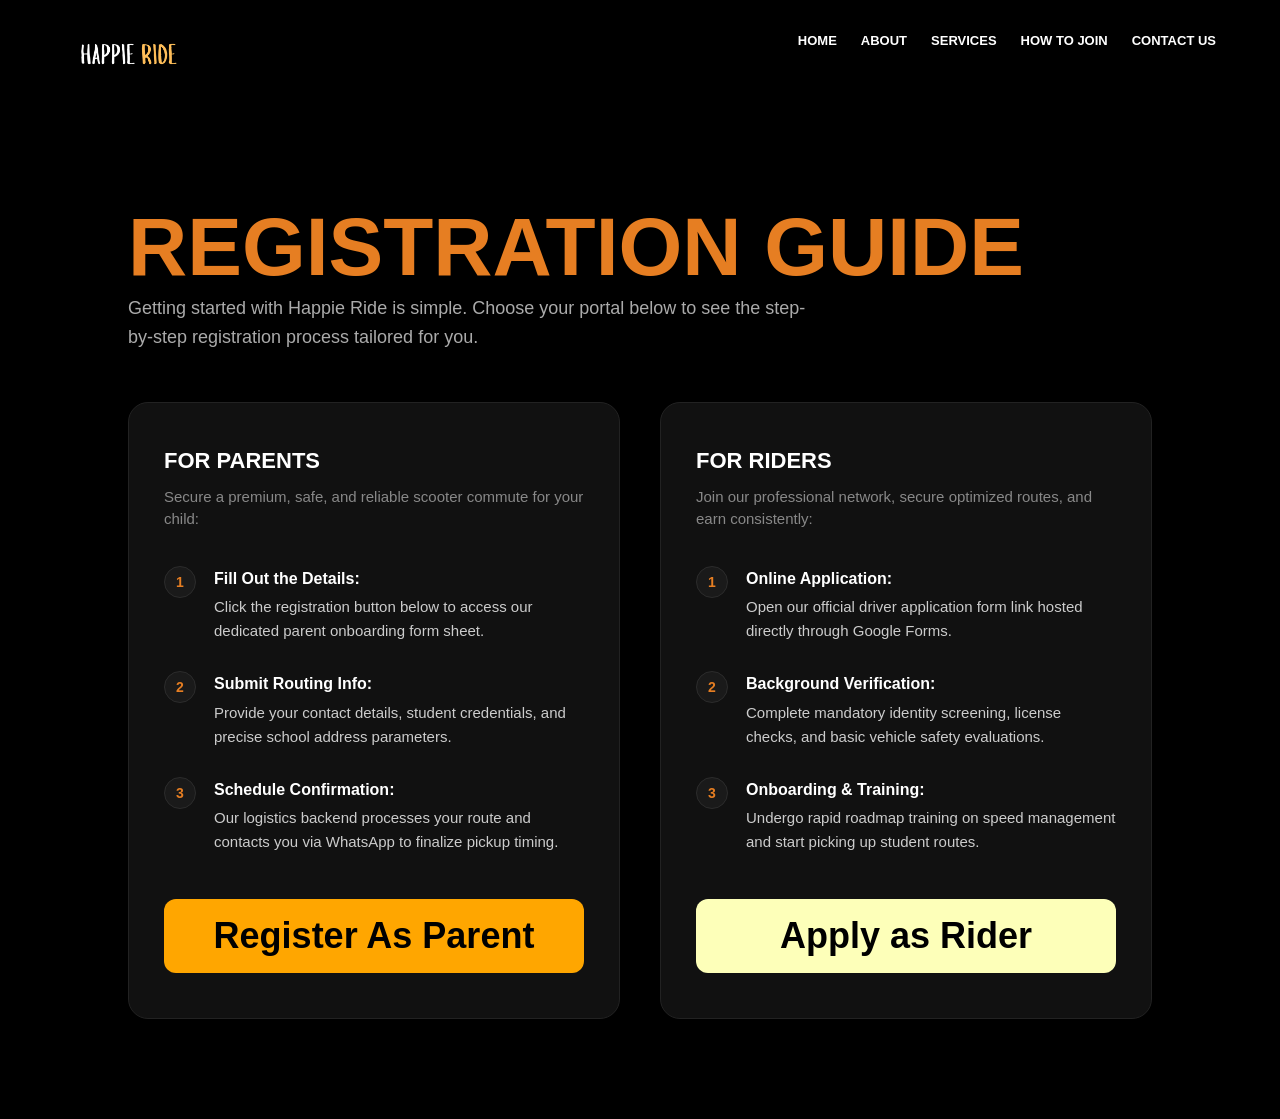
<file: howtojoin.html>
<!DOCTYPE html>
<html lang="en">

<head>
    <meta charset="UTF-8">
    <meta name="viewport" content="width=device-width, initial-scale=1.0">
    <title>How to Join | Happie Ride</title>
    <link rel="stylesheet" href="style.css">
</head>

<body>

    <div class="blur-overlay"></div>

    <header class="top-bar">
        <div class="logo-container">
            <img src="HAPPIE RIDE (1)-Photoroom.png" alt="Happie Ride" class="main-logo">
        </div>
        <button class="menu-toggle" onclick="toggleMenu()" aria-label="Toggle Navigation"
            aria-expanded="false">☰</button>
        <ul class="nav-links" id="navLinks">
            <li><a href="index.html">Home</a></li>
            <li><a href="about.html">About</a></li>
            <li><a href="services.html">Services</a></li>
            <li><a href="howtojoin.html">How to Join</a></li>
            <li><a href="index.html#contact-footer">Contact Us</a></li>
        </ul>
    </header>

    <main id="main-content">

        <section class="join-guide-container">
            <h2 class="impact-text size-lg">Registration Guide</h2>
            <p class="join-intro-text">Getting started with Happie Ride is simple. Choose your portal below to see the
                step-by-step registration process tailored for you.</p>

            <div class="join-grid-layout">

                <div class="join-guide-card parent-card-theme">
                    <h3 class="impact-text size-sm guide-card-title">For Parents</h3>
                    <p class="guide-subtitle">Secure a premium, safe, and reliable scooter commute for your child:</p>

                    <ol class="registration-steps-list">
                        <li>
                            <span class="step-number">1</span>
                            <div class="step-text-content">
                                <strong>Fill Out the Details:</strong> Click the registration button below to access our
                                dedicated parent onboarding form sheet.
                            </div>
                        </li>
                        <li>
                            <span class="step-number">2</span>
                            <div class="step-text-content">
                                <strong>Submit Routing Info:</strong> Provide your contact details, student credentials,
                                and precise school address parameters.
                            </div>
                        </li>
                        <li>
                            <span class="step-number">3</span>
                            <div class="step-text-content">
                                <strong>Schedule Confirmation:</strong> Our logistics backend processes your route and
                                contacts you via WhatsApp to finalize pickup timing.
                            </div>
                        </li>
                    </ol>

                    <div class="guide-action-block">
                        <a href="https://docs.google.com/forms/d/e/1FAIpQLScy1mimZNe8HKUfYmpjz54pJ1XOfRjp6dLf7bQqseb46uCbcw/viewform?usp=header"
                            class="btn parent-btn">Register As Parent</a>
                    </div>
                </div>

                <div class="join-guide-card rider-card-theme">
                    <h3 class="impact-text size-sm guide-card-title">For Riders</h3>
                    <p class="guide-subtitle">Join our professional network, secure optimized routes, and earn
                        consistently:</p>

                    <ol class="registration-steps-list">
                        <li>
                            <span class="step-number">1</span>
                            <div class="step-text-content">
                                <strong>Online Application:</strong> Open our official driver application form link
                                hosted directly through Google Forms.
                            </div>
                        </li>
                        <li>
                            <span class="step-number">2</span>
                            <div class="step-text-content">
                                <strong>Background Verification:</strong> Complete mandatory identity screening, license
                                checks, and basic vehicle safety evaluations.
                            </div>
                        </li>
                        <li>
                            <span class="step-number">3</span>
                            <div class="step-text-content">
                                <strong>Onboarding & Training:</strong> Undergo rapid roadmap training on speed
                                management and start picking up student routes.
                            </div>
                        </li>
                    </ol>

                    <div class="guide-action-block">
                        <a href="https://docs.google.com/forms/d/e/1FAIpQLScxYKpmgmwYWfAXRPGvwGN66NkheVwvE3vnoVW8nSBZlDpSGA/viewform?usp=publish-editor"
                            target="_blank" class="btn rider-btn">Apply as Rider</a>
                    </div>
                </div>

            </div>

        </section>
    </main>

    <script src="script.js"></script>
</body>

</html>
</file>
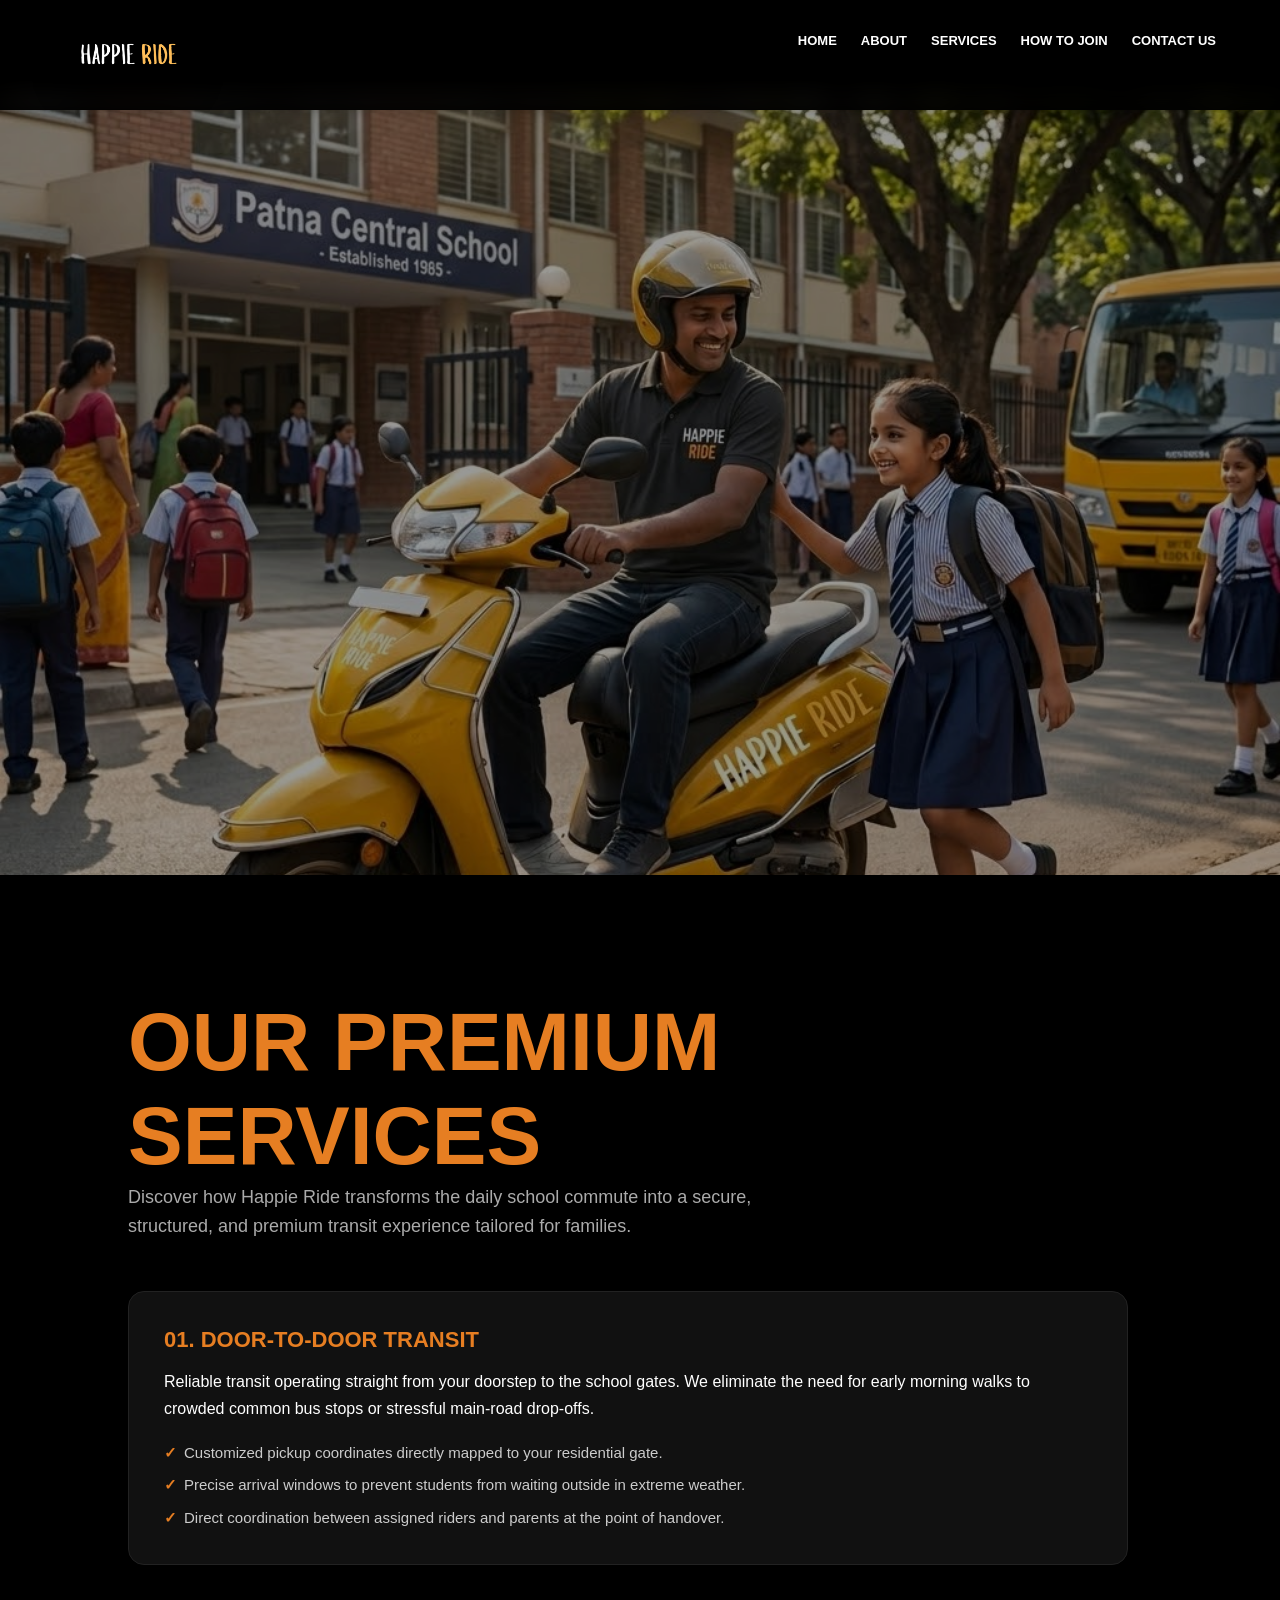
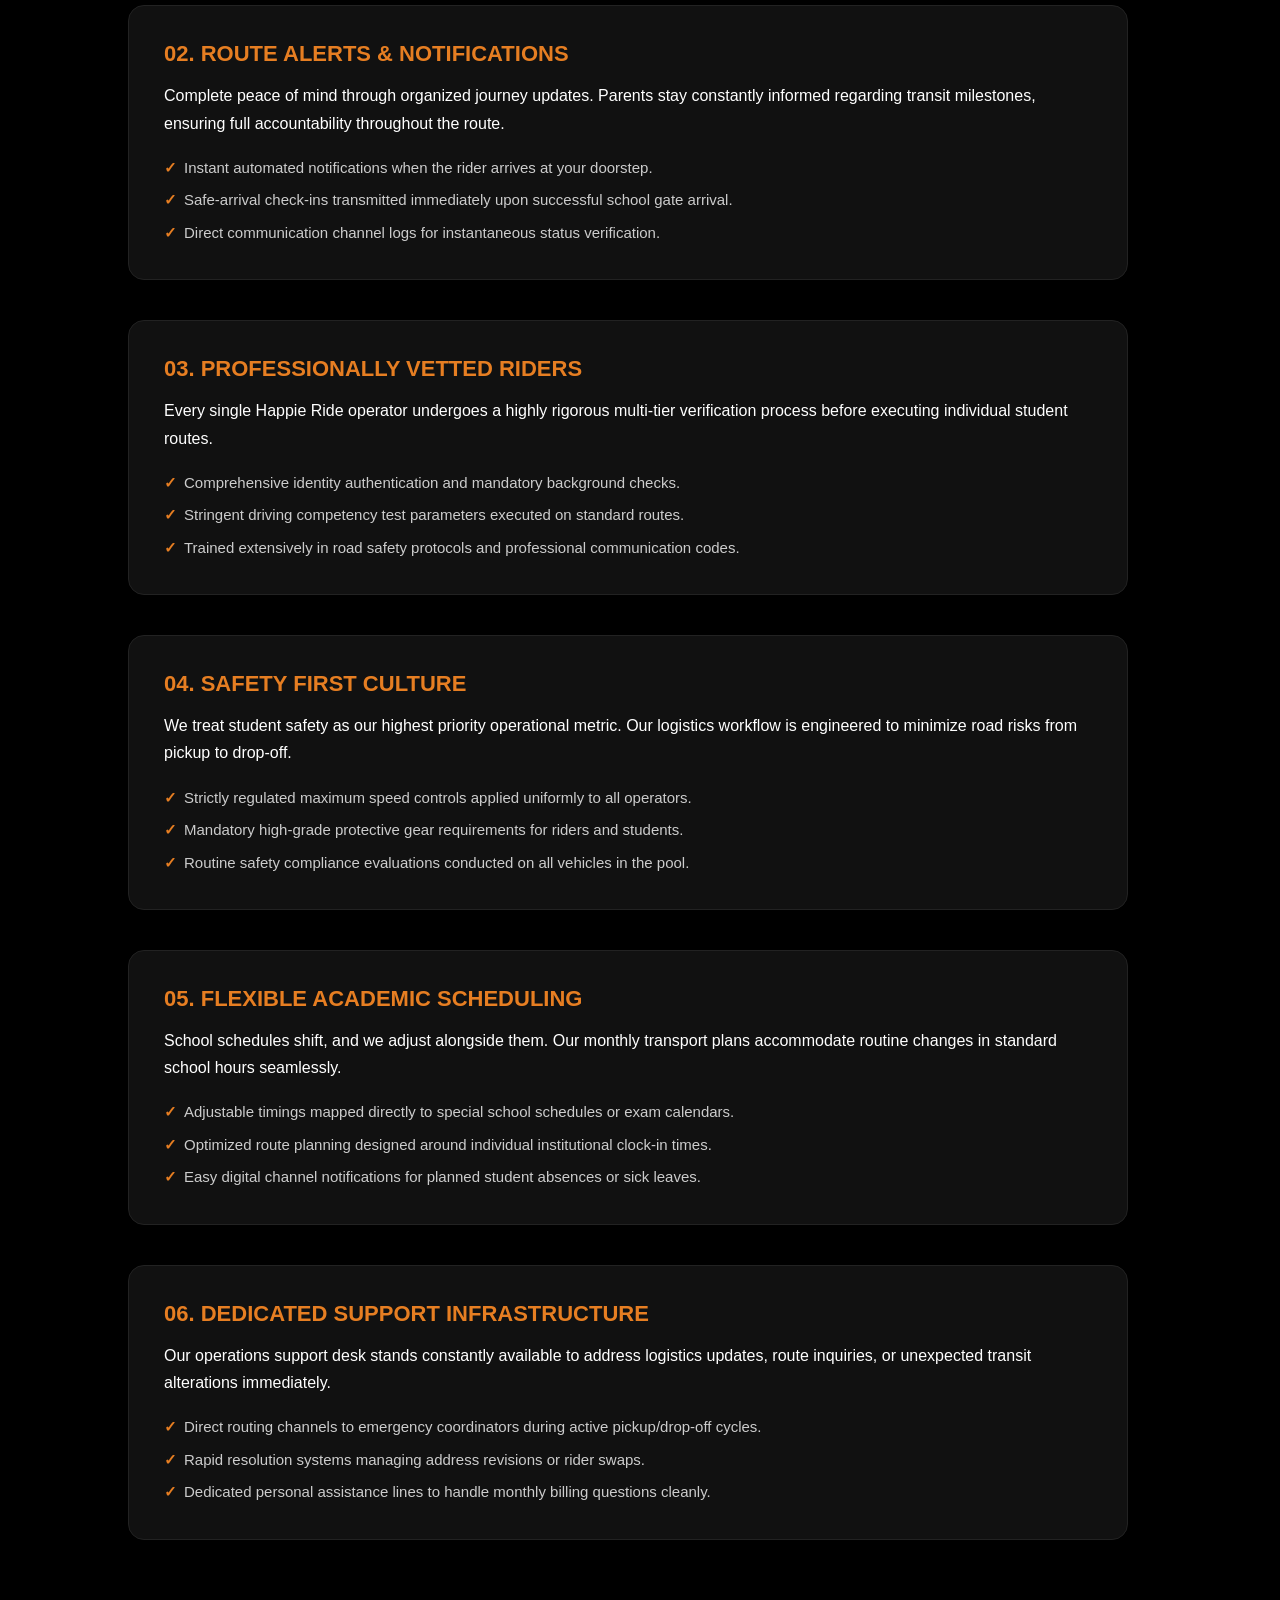
<file: services.html>
<!DOCTYPE html>
<html lang="en">

<head>
    <meta charset="UTF-8">
    <meta name="viewport" content="width=device-width, initial-scale=1.0">
    <title>Our Services | Happie Ride</title>
    <link rel="stylesheet" href="style.css">
</head>

<body>

    <div class="blur-overlay"></div>

    <header class="top-bar">
        <div class="logo-container">
            <img src="HAPPIE RIDE (1)-Photoroom.png" alt="Happie Ride" class="main-logo">
        </div>
        <button class="menu-toggle" onclick="toggleMenu()" aria-label="Toggle Navigation"
            aria-expanded="false">☰</button>
        <ul class="nav-links" id="navLinks">
            <li><a href="index.html">Home</a></li>
            <li><a href="about.html">About</a></li>
            <li><a href="services.html">Services</a></li>
            <li><a href="howtojoin.html">How to Join</a></li>
            <li><a href="index.html#contact-footer">Contact Us</a></li>
        </ul>
    </header>

    <main id="main-content">
        <div class="hero-image">
            <img src="767b2af9-0e61-4d38-94dd-2fdeff541975.jpg"
                alt="Happy Ride Banner" class="full-screen-banner">
        </div>
        <section class="services-detail-container">
            <h2 class="impact-text size-lg">Our Premium Services</h2>
            <p class="services-intro-text">Discover how Happie Ride transforms the daily school commute into a secure,
                structured, and premium transit experience tailored for families.</p>

            <div class="services-detailed-list">

                <div class="service-detail-card">
                    <h3 class="impact-text size-sm service-card-title">01. Door-to-Door Transit</h3>
                    <p class="service-detail-description">Reliable transit operating straight from your doorstep to the
                        school gates. We eliminate the need for early morning walks to crowded common bus stops or
                        stressful main-road drop-offs.</p>
                    <ul class="service-feature-points">
                        <li>Customized pickup coordinates directly mapped to your residential gate.</li>
                        <li>Precise arrival windows to prevent students from waiting outside in extreme weather.</li>
                        <li>Direct coordination between assigned riders and parents at the point of handover.</li>
                    </ul>
                </div>

                <div class="service-detail-card">
                    <h3 class="impact-text size-sm service-card-title">02. Route Alerts & Notifications</h3>
                    <p class="service-detail-description">Complete peace of mind through organized journey updates.
                        Parents stay constantly informed regarding transit milestones, ensuring full accountability
                        throughout the route.</p>
                    <ul class="service-feature-points">
                        <li>Instant automated notifications when the rider arrives at your doorstep.</li>
                        <li>Safe-arrival check-ins transmitted immediately upon successful school gate arrival.</li>
                        <li>Direct communication channel logs for instantaneous status verification.</li>
                    </ul>
                </div>

                <div class="service-detail-card">
                    <h3 class="impact-text size-sm service-card-title">03. Professionally Vetted Riders</h3>
                    <p class="service-detail-description">Every single Happie Ride operator undergoes a highly rigorous
                        multi-tier verification process before executing individual student routes.</p>
                    <ul class="service-feature-points">
                        <li>Comprehensive identity authentication and mandatory background checks.</li>
                        <li>Stringent driving competency test parameters executed on standard routes.</li>
                        <li>Trained extensively in road safety protocols and professional communication codes.</li>
                    </ul>
                </div>

                <div class="service-detail-card">
                    <h3 class="impact-text size-sm service-card-title">04. Safety First Culture</h3>
                    <p class="service-detail-description">We treat student safety as our highest priority operational
                        metric. Our logistics workflow is engineered to minimize road risks from pickup to drop-off.</p>
                    <ul class="service-feature-points">
                        <li>Strictly regulated maximum speed controls applied uniformly to all operators.</li>
                        <li>Mandatory high-grade protective gear requirements for riders and students.</li>
                        <li>Routine safety compliance evaluations conducted on all vehicles in the pool.</li>
                    </ul>
                </div>

                <div class="service-detail-card">
                    <h3 class="impact-text size-sm service-card-title">05. Flexible Academic Scheduling</h3>
                    <p class="service-detail-description">School schedules shift, and we adjust alongside them. Our
                        monthly transport plans accommodate routine changes in standard school hours seamlessly.</p>
                    <ul class="service-feature-points">
                        <li>Adjustable timings mapped directly to special school schedules or exam calendars.</li>
                        <li>Optimized route planning designed around individual institutional clock-in times.</li>
                        <li>Easy digital channel notifications for planned student absences or sick leaves.</li>
                    </ul>
                </div>

                <div class="service-detail-card">
                    <h3 class="impact-text size-sm service-card-title">06. Dedicated Support Infrastructure</h3>
                    <p class="service-detail-description">Our operations support desk stands constantly available to
                        address logistics updates, route inquiries, or unexpected transit alterations immediately.</p>
                    <ul class="service-feature-points">
                        <li>Direct routing channels to emergency coordinators during active pickup/drop-off cycles.</li>
                        <li>Rapid resolution systems managing address revisions or rider swaps.</li>
                        <li>Dedicated personal assistance lines to handle monthly billing questions cleanly.</li>
                    </ul>
                </div>

            </div>
        </section>
    </main>

    <script src="script.js"></script>
</body>

</html>
</file>
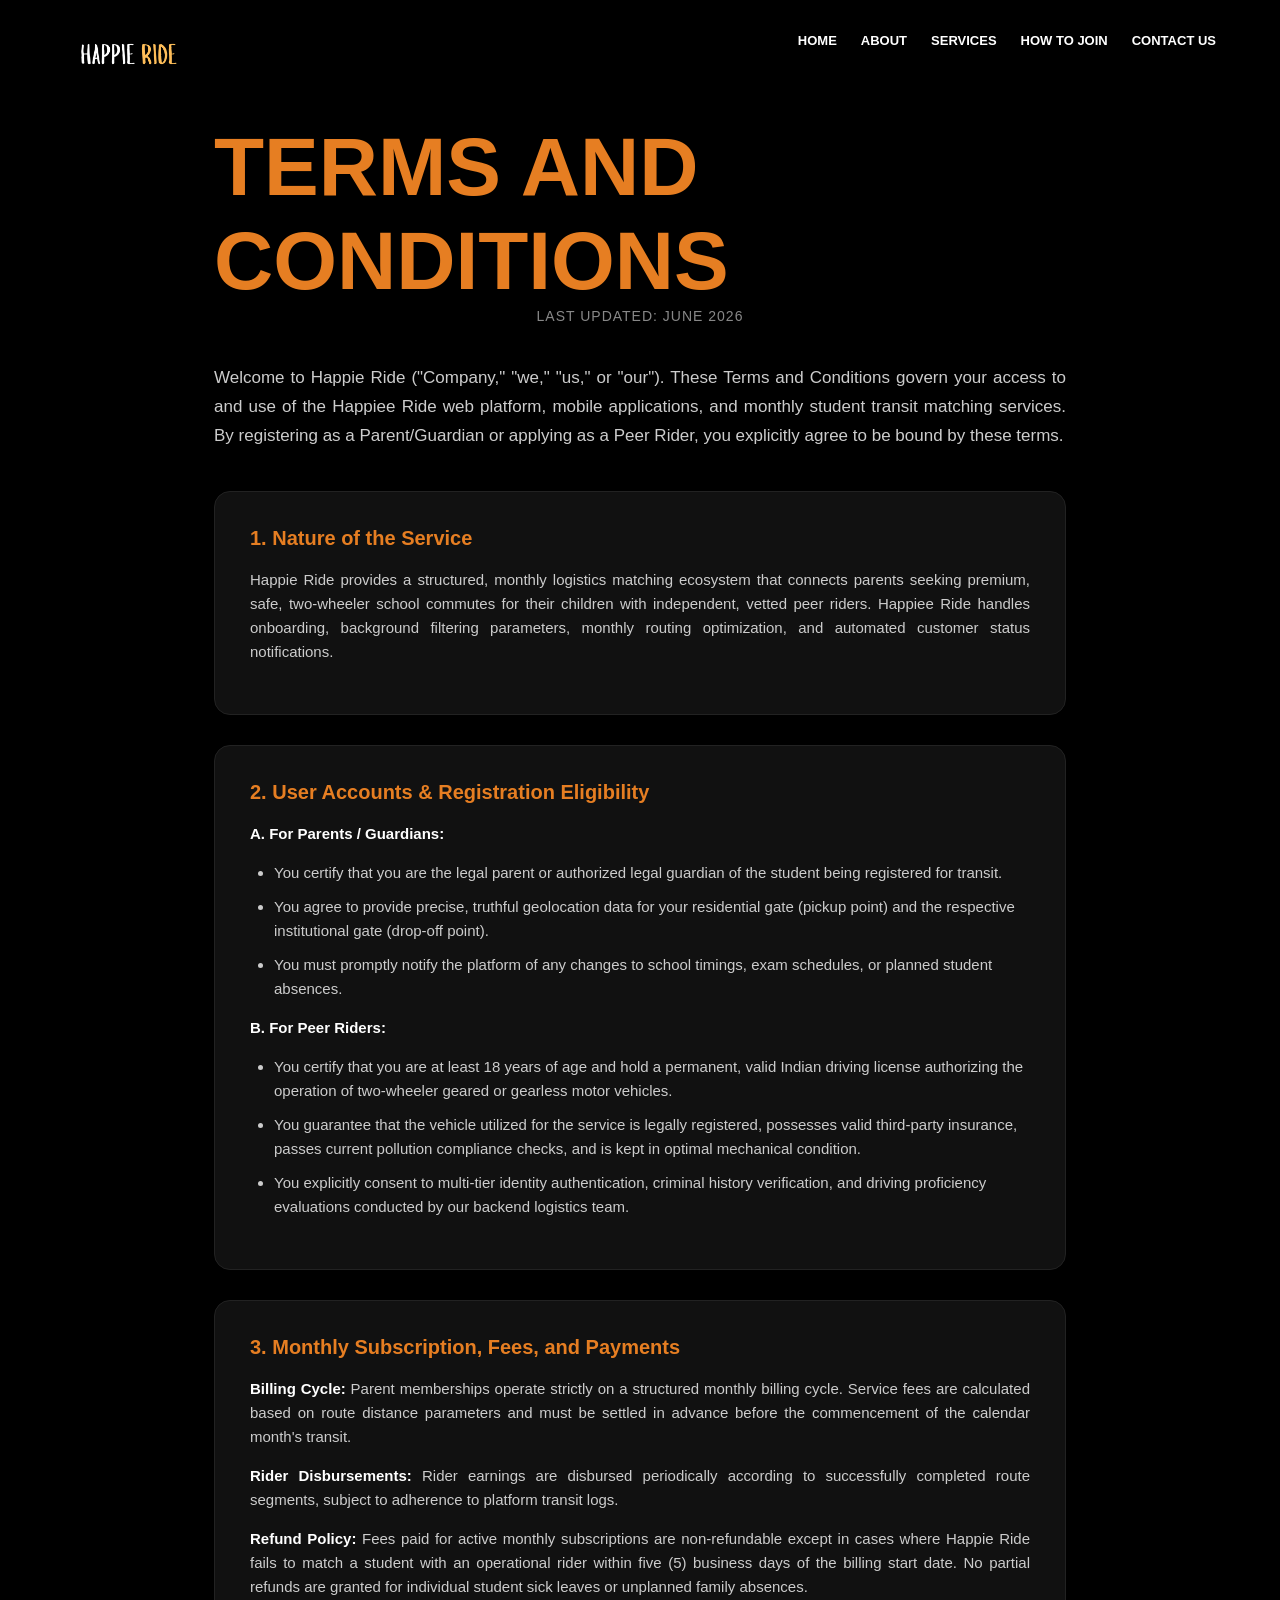
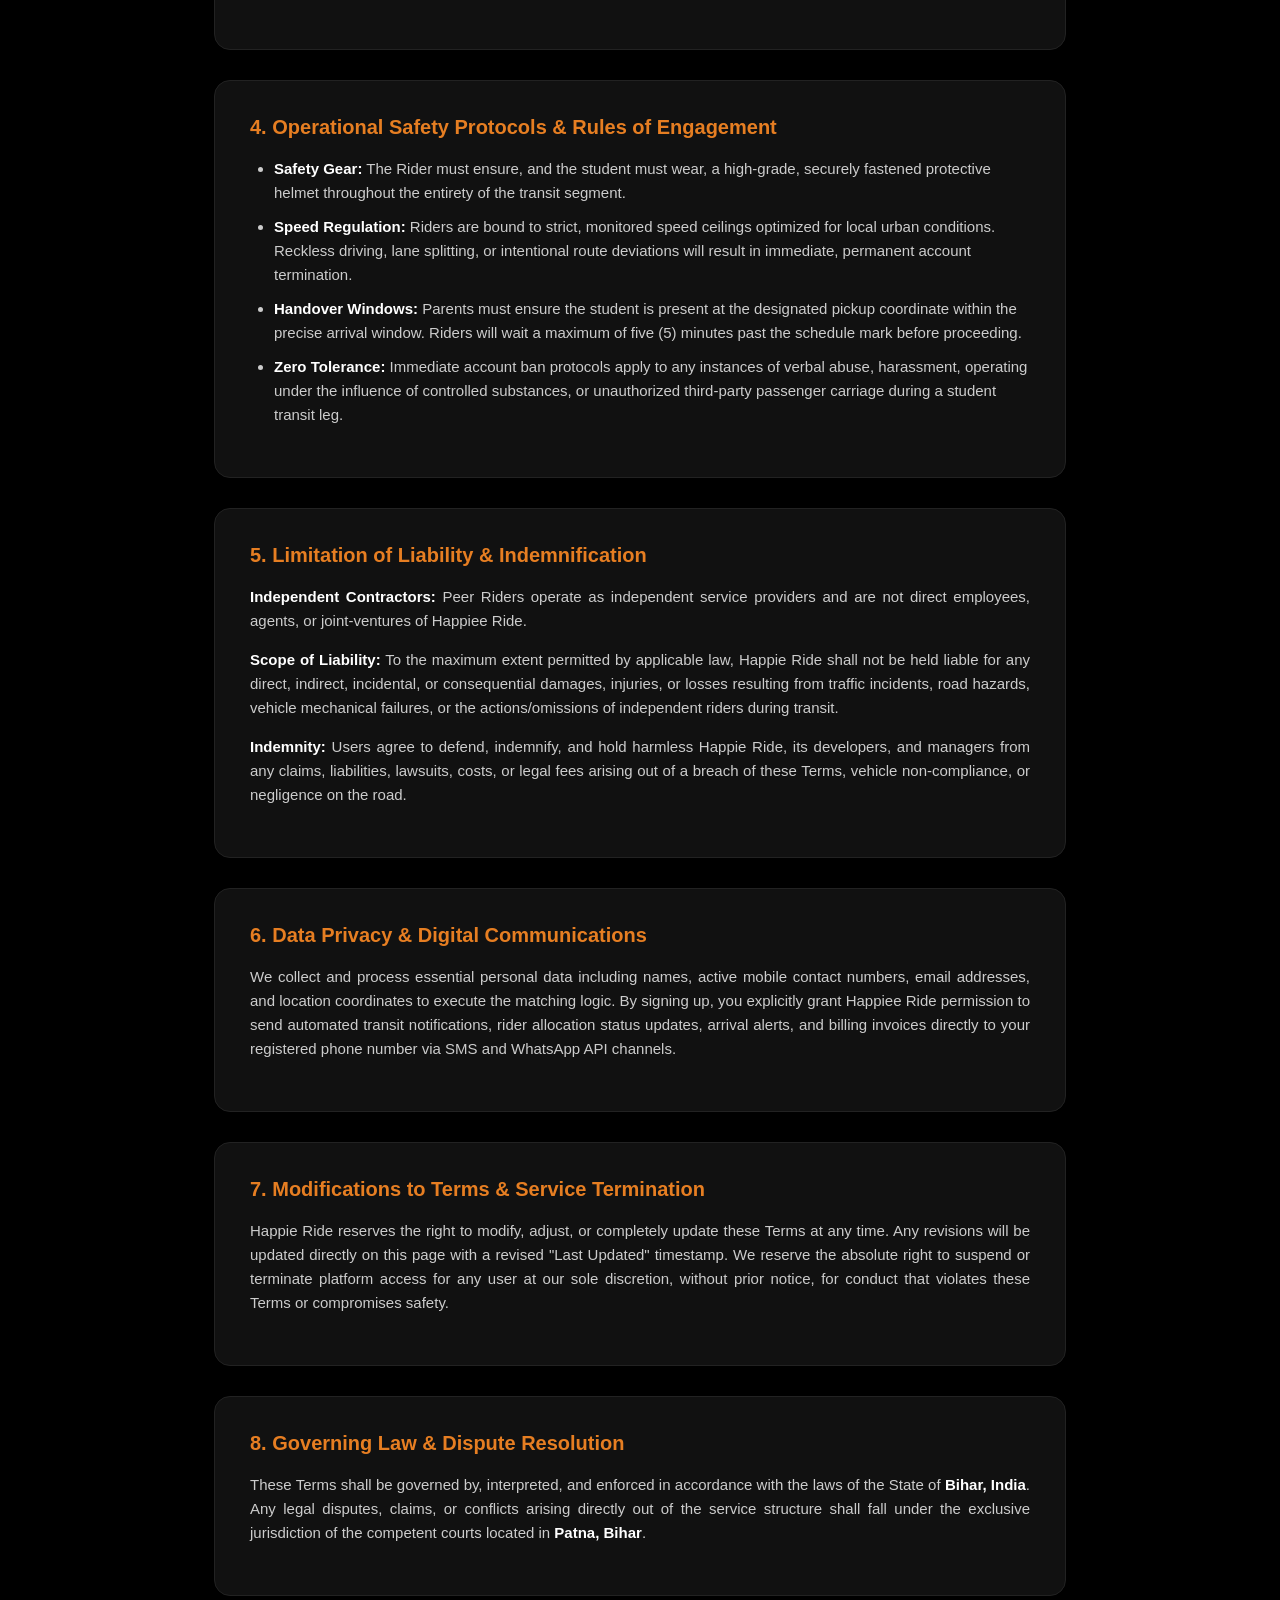
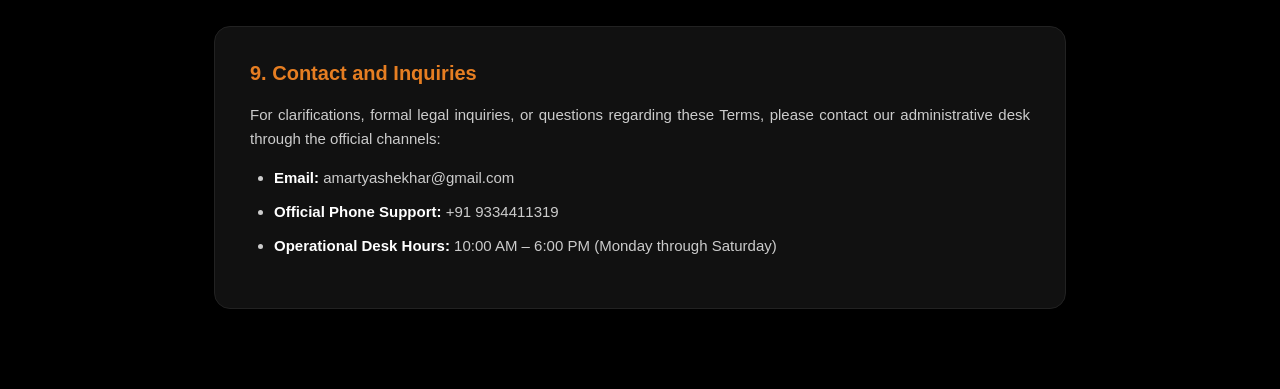
<file: termsandcondition.html>
<!DOCTYPE html>
<html lang="en">
<head>
    <meta charset="UTF-8">
    <meta name="viewport" content="width=device-width, initial-scale=1.0">
    <title>Terms and Conditions | Happie Ride</title>
    <link rel="stylesheet" href="style.css">
</head>
<body>

    <div class="blur-overlay"></div>

    <header class="top-bar">
        <div class="logo-container">
            <img src="HAPPIE RIDE (1)-Photoroom.png" alt="Happie Ride" class="main-logo">
        </div>
        <button class="menu-toggle" onclick="toggleMenu()" aria-label="Toggle Navigation"
            aria-expanded="false">☰</button>
        <ul class="nav-links" id="navLinks">
            <li><a href="index.html">Home</a></li>
            <li><a href="about.html">About</a></li>
            <li><a href="services.html">Services</a></li>
            <li><a href="howtojoin.html">How to Join</a></li>
            <li><a href="index.html#contact-footer">Contact Us</a></li>
        </ul>
    </header>

    <main id="main-content">
        <section class="terms-container">
            <h1 class="impact-text size-lg">Terms and Conditions</h1>
            <p class="last-updated">Last Updated: June 2026</p>
            
            <p class="terms-intro">Welcome to Happie Ride ("Company," "we," "us," or "our"). These Terms and Conditions govern your access to and use of the Happiee Ride web platform, mobile applications, and monthly student transit matching services. By registering as a Parent/Guardian or applying as a Peer Rider, you explicitly agree to be bound by these terms.</p>

            <div class="terms-section">
                <h2 class="section-title">1. Nature of the Service</h2>
                <p>Happie Ride provides a structured, monthly logistics matching ecosystem that connects parents seeking premium, safe, two-wheeler school commutes for their children with independent, vetted peer riders. Happiee Ride handles onboarding, background filtering parameters, monthly routing optimization, and automated customer status notifications.</p>
            </div>

            <div class="terms-section">
                <h2 class="section-title">2. User Accounts & Registration Eligibility</h2>
                <p><strong>A. For Parents / Guardians:</strong></p>
                <ul>
                    <li>You certify that you are the legal parent or authorized legal guardian of the student being registered for transit.</li>
                    <li>You agree to provide precise, truthful geolocation data for your residential gate (pickup point) and the respective institutional gate (drop-off point).</li>
                    <li>You must promptly notify the platform of any changes to school timings, exam schedules, or planned student absences.</li>
                </ul>
                <p><strong>B. For Peer Riders:</strong></p>
                <ul>
                    <li>You certify that you are at least 18 years of age and hold a permanent, valid Indian driving license authorizing the operation of two-wheeler geared or gearless motor vehicles.</li>
                    <li>You guarantee that the vehicle utilized for the service is legally registered, possesses valid third-party insurance, passes current pollution compliance checks, and is kept in optimal mechanical condition.</li>
                    <li>You explicitly consent to multi-tier identity authentication, criminal history verification, and driving proficiency evaluations conducted by our backend logistics team.</li>
                </ul>
            </div>

            <div class="terms-section">
                <h2 class="section-title">3. Monthly Subscription, Fees, and Payments</h2>
                <p><strong>Billing Cycle:</strong> Parent memberships operate strictly on a structured monthly billing cycle. Service fees are calculated based on route distance parameters and must be settled in advance before the commencement of the calendar month's transit.</p>
                <p><strong>Rider Disbursements:</strong> Rider earnings are disbursed periodically according to successfully completed route segments, subject to adherence to platform transit logs.</p>
                <p><strong>Refund Policy:</strong> Fees paid for active monthly subscriptions are non-refundable except in cases where Happie Ride fails to match a student with an operational rider within five (5) business days of the billing start date. No partial refunds are granted for individual student sick leaves or unplanned family absences.</p>
            </div>

            <div class="terms-section">
                <h2 class="section-title">4. Operational Safety Protocols & Rules of Engagement</h2>
                <ul>
                    <li><strong>Safety Gear:</strong> The Rider must ensure, and the student must wear, a high-grade, securely fastened protective helmet throughout the entirety of the transit segment.</li>
                    <li><strong>Speed Regulation:</strong> Riders are bound to strict, monitored speed ceilings optimized for local urban conditions. Reckless driving, lane splitting, or intentional route deviations will result in immediate, permanent account termination.</li>
                    <li><strong>Handover Windows:</strong> Parents must ensure the student is present at the designated pickup coordinate within the precise arrival window. Riders will wait a maximum of five (5) minutes past the schedule mark before proceeding.</li>
                    <li><strong>Zero Tolerance:</strong> Immediate account ban protocols apply to any instances of verbal abuse, harassment, operating under the influence of controlled substances, or unauthorized third-party passenger carriage during a student transit leg.</li>
                </ul>
            </div>

            <div class="terms-section">
                <h2 class="section-title">5. Limitation of Liability & Indemnification</h2>
                <p><strong>Independent Contractors:</strong> Peer Riders operate as independent service providers and are not direct employees, agents, or joint-ventures of Happiee Ride.</p>
                <p><strong>Scope of Liability:</strong> To the maximum extent permitted by applicable law, Happie Ride shall not be held liable for any direct, indirect, incidental, or consequential damages, injuries, or losses resulting from traffic incidents, road hazards, vehicle mechanical failures, or the actions/omissions of independent riders during transit.</p>
                <p><strong>Indemnity:</strong> Users agree to defend, indemnify, and hold harmless Happie Ride, its developers, and managers from any claims, liabilities, lawsuits, costs, or legal fees arising out of a breach of these Terms, vehicle non-compliance, or negligence on the road.</p>
            </div>

            <div class="terms-section">
                <h2 class="section-title">6. Data Privacy & Digital Communications</h2>
                <p>We collect and process essential personal data including names, active mobile contact numbers, email addresses, and location coordinates to execute the matching logic. By signing up, you explicitly grant Happiee Ride permission to send automated transit notifications, rider allocation status updates, arrival alerts, and billing invoices directly to your registered phone number via SMS and WhatsApp API channels.</p>
            </div>

            <div class="terms-section">
                <h2 class="section-title">7. Modifications to Terms & Service Termination</h2>
                <p>Happie Ride reserves the right to modify, adjust, or completely update these Terms at any time. Any revisions will be updated directly on this page with a revised "Last Updated" timestamp. We reserve the absolute right to suspend or terminate platform access for any user at our sole discretion, without prior notice, for conduct that violates these Terms or compromises safety.</p>
            </div>

            <div class="terms-section">
                <h2 class="section-title">8. Governing Law & Dispute Resolution</h2>
                <p>These Terms shall be governed by, interpreted, and enforced in accordance with the laws of the State of <strong>Bihar, India</strong>. Any legal disputes, claims, or conflicts arising directly out of the service structure shall fall under the exclusive jurisdiction of the competent courts located in <strong>Patna, Bihar</strong>.</p>
            </div>

            <div class="terms-section">
                <h2 class="section-title">9. Contact and Inquiries</h2>
                <p>For clarifications, formal legal inquiries, or questions regarding these Terms, please contact our administrative desk through the official channels:</p>
                <ul>
                    <li><strong>Email:</strong> amartyashekhar@gmail.com</li>
                    <li><strong>Official Phone Support:</strong> +91 9334411319</li>
                    <li><strong>Operational Desk Hours:</strong> 10:00 AM – 6:00 PM (Monday through Saturday)</li>
                </ul>
            </div>

        </section>
    </main>

</body>
</html>
</file>
<file: style.css>
/* --- Base Reset & Core Styles --- */
html {
    scroll-behavior: smooth;
}

* {
    margin: 0;
    padding: 0;
    box-sizing: border-box;
    font-family: 'Gill Sans', sans-serif;
}

body {
    background-color: #000;
    color: #fff;
    width: 100%;
    overflow-x: hidden;
}

/* --- Global Typography Scale --- */
.impact-text {
    font-family: 'Impact', sans-serif;
    text-transform: uppercase;
}

.size-lg {
    font-size: clamp(82px, 5vw, 120px);
    color: #e67e22;
    margin-top: 40px;
}

.size-md {
    font-size: clamp(40px, 8vw, 80px);
    color: #fff;
}

.size-sm {
    font-family: Arial, sans-serif;
    font-size: 22px;
    color: #fff;
    margin-bottom: 20px;
}

/* --- Fixed Scrolling Header Blur Effect --- */
.blur-overlay {
    position: fixed;
    top: 0;
    left: 0;
    width: 100%;
    height: 120px;
    backdrop-filter: blur(15px);
    -webkit-backdrop-filter: blur(15px);
    mask-image: linear-gradient(to bottom, black 60%, transparent 100%);
    -webkit-mask-image: linear-gradient(to bottom, black 60%, transparent 100%);
    z-index: 999;
    pointer-events: none;
}

.top-bar {
    background: transparent;
    width: 100%;
    padding: 10px 5%;
    position: sticky;
    top: 0;
    z-index: 1000;
    display: flex;
    justify-content: space-between;
    align-items: center;
}

.logo-container {
    width: 150px;
    height: 60px;
    position: relative;
}

.main-logo {
    position: absolute;
    top: -20px;
    left: 0;
    height: clamp(80px, 15vw, 130px);
    width: auto;
    filter: drop-shadow(0px 10px 25px rgba(0, 0, 0, 0.9));
    transition: transform 0.3s cubic-bezier(0.175, 0.885, 0.32, 1.275);
}



.main-logo:hover {
    transform: scale(1.08);
}

.nav-links {
    list-style: none;
    display: flex;
    gap: 24px;
    align-items: center;
}

.nav-links li a {
    text-decoration: none;
    color: #fff;
    font-weight: bold;
    font-size: 13px;
    text-transform: uppercase;
    transition: color 0.3s;
    text-shadow: 2px 2px 8px rgba(0, 0, 0, 0.8);
}

.nav-links li a:hover,
.nav-links li a.btn-nav-style {
    color: #e67e22;
}

.menu-toggle {
    display: none;
    background: none;
    border: none;
    color: white;
    font-size: 32px;
    cursor: pointer;
    z-index: 3001;
}

/* --- Hero Showcase Section --- */
#home-section {
    margin-top: 0px;
}

.hero-image {
    width: 100%;
    height: 85vh;
    margin-top: 30px ;
    position: relative;
    background: #000;
}

.full-screen-banner {
    width: 100%;
    height: 100%;
    object-fit: cover;
    filter: brightness(60%);
}

.statement-tab {
    background: #e67e22;
    color: #fff;
    text-align: center;
    padding: 16px 24px;
    max-width: 600px;
    width: 90%;
    margin: -35px auto 0;
    border-radius: 50px;
    position: relative;
    z-index: 20;
    box-shadow: 0 10px 30px rgba(0, 0, 0, 0.5);
}

.statement-tab p {
    font-family: Arial, Helvetica, sans-serif;
    font-weight: 800;
    font-size: clamp(16px, 3vw, 22px);
    letter-spacing: 2px;
}

/* --- Call To Action Control Center --- */
.selection-box {
    padding: 80px 20px 40px;
    text-align: center;
    background: #000;
}

.button-group {
    margin-top: 30px;
    display: flex;
    justify-content: center;
    gap: 20px;
    flex-wrap: wrap;
}

.btn {
    padding: 16px 44px;
    border-radius: 12px;
    font-weight: bold;
    border: none;
    cursor: pointer;
    transition: transform 0.3s, box-shadow 0.3s;
    font-size: clamp(24px, 4vw, 36px);
    font-family: Arial, Helvetica, sans-serif;
    font-weight: 790;
    display: inline-block;
    text-align: center;
}

.parent-btn {
    background: #ffa600;
    color: #000;
    text-decoration: none;
}

.rider-btn {
    background: #fdffb9;
    color: #000;
    text-decoration: none;
}

.btn:hover {
    transform: translateY(-5px);
    box-shadow: 0 8px 20px rgba(255, 255, 255, 0.1);
}

/* --- Services Display Grid --- */
.services-container {
    padding: 60px 5%;
    text-align: center;
    background: #000;
}

.services-grid {
    display: grid;
    grid-template-columns: repeat(auto-fit, minmax(280px, 1fr));
    gap: 30px;
    margin: 50px auto 0;
    max-width: 1200px;
}

.service-item {
    background: #111;
    border: 1px solid #222;
    padding: 40px 24px;
    border-radius: 20px;
    transition: border-color 0.3s, transform 0.3s, box-shadow 0.3s;
}

.service-item:hover {
    border-color: #e67e22;
    transform: translateY(-5px);
    box-shadow: 0 10px 30px rgba(230, 126, 34, 0.15);
}

.service-item p {
    color: #ccc;
    font-size: 16px;
    line-height: 1.6;
}

/* --- Clean Branding Minimal Footer --- */
/* --- New 4-Column Grid Footer --- */
/* --- Footer Logo Scaling Fixes --- */
.footer-minimal-icon {
    width: 16px;
    height: 16px;
    vertical-align: middle;
    display: inline-block;
}

.social-icon-space {
    margin-right: 8px;
}

.foot-logo-container { 
    display: flex;
    justify-content: flex-start; /* Aligns left to match the reference layout */
    align-items: center;
    height: 50px;       /* Constrains container height */
    width: 140px;       /* Constrains container width */
    overflow: hidden;   /* Prevents asset bleeding */
}

.foot-logo {
    width: 100%;
    height: 100%;
    object-fit: contain; /* Forces image to fit perfectly inside the box without stretching */
    object-position: left center; /* Keeps the graphic aligned with your text items */
    transition: transform 0.3s cubic-bezier(0.175, 0.885, 0.32, 1.275);
}

.foot-logo:hover { 
    transform: scale(1.04); 
}

/* --- Mobile Fix for Footer Alignment --- */
@media (max-width: 768px) {
    .foot-logo-container {
        justify-content: flex-start; /* Maintains clean left-alignment on smaller mobile views */
        margin-bottom: 5px;
    }
}
.main-footer { 
    background: #050505; 
    border-top: 1px solid #111; 
    padding: 60px 8% 40px; 
    margin-top: 60px;
    width: 100%;
}

.footer-grid-wrap { 
    display: grid;
    grid-template-columns: repeat(auto-fit, minmax(220px, 1fr));
    gap: 40px; 
    max-width: 1200px;
    margin: 0 auto;
}

.footer-column {
    display: flex;
    flex-direction: column;
    gap: 15px;
}

/* Brand Column Styles */
.brand-col {
    gap: 20px;
}

.footer-tagline {
    color: #ccc;
    font-size: 15px;
    line-height: 1.6;
}

.copyright { 
    color: #444; 
    font-size: 13px; 
    margin-top: auto; /* Pushes copyright to the bottom of the column block */
}

/* Typography & List Elements */
.footer-heading {
    font-family: Arial, sans-serif; 
    font-size: 16px; 
    font-weight: bold;
    color: #fff;
    letter-spacing: 1px;
    margin-bottom: 10px;
    text-transform: uppercase;
}

.footer-list {
    list-style: none;
    display: flex;
    flex-direction: column;
    gap: 12px;
}

/* Navigation & Contact Item Resets */
.footer-list li a, 
.footer-contact-item, 
.support-timing {
    color: #aaa;
    text-decoration: none;
    font-size: 15px;
    transition: color 0.3s, transform 0.2s;
    display: inline-flex;
    align-items: center;
}

.footer-contact-item {
    cursor: pointer;
}

.contact-icon {
    color: #e67e22; /* Accent color for layout highlights */
    margin-right: 10px;
    font-size: 16px;
    display: inline-block;
    width: 18px;
    text-align: center;
}

.support-timing {
    cursor: default;
    color: #888;
}

/* Interactive Hover States */
.footer-list li a:hover, 
.footer-contact-item:hover {
    color: #e67e22;
    transform: translateX(4px); /* Subtle shift to match list markers in reference image */
}

/* Social Media Specific Colors */
.whatsapp-link:hover { color: #0bff5c !important; }
.insta-link:hover { color: #f198ff !important; }
.facebook-link:hover { color: #7dafff !important; }

/* Responsive Adaptations */
@media (max-width: 768px) {
    .main-footer {
        padding: 40px 5% 30px;
    }
    
    .footer-grid-wrap {
        grid-template-columns: 1fr; /* Stack vertically on small mobile displays */
        gap: 35px;
        text-align: left;
    }
    
    .footer-list li a:hover, 
    .footer-contact-item:hover {
        transform: none; /* Disable shift on touch targets for stability */
    }
}

/* --- About Page Copy Styling (Isolated Layout Elements) --- */
.about-container {
    padding: 80px 10% 60px;
    text-align: center;
    background: #000;
}

.about-content {
    max-width: 800px;
    margin: 30px auto 0;
}

.about-subtitle {
    color: #e67e22;
    margin-top: 40px;
    margin-bottom: 12px;
}

.about-description {
    font-size: 18px;
    color: #ccc;
    line-height: 1.8;
    margin-bottom: 24px;
    text-align: justify;
    text-justify: inter-word;
}

/* --- Interactive Registration Split Panels (parent.html) --- */
.split-screen {
    display: grid;
    grid-template-columns: 1fr;
    min-height: 100vh;
    padding-top: 40px;
}

.info-panel {
    padding: 60px 24px;
    background: #000;
    max-width: 500px;
    margin: 0 auto;
    width: 100%;
}

.brand-logo-small {
    height: 120px;
    width: auto;
    display: block;
    margin: 0 auto 20px;
}

form input {
    width: 100%;
    padding: 14px;
    margin-bottom: 16px;
    border: 1px solid #333;
    background: #111;
    color: #fff;
    border-radius: 8px;
    font-size: 16px;
}

form input:focus {
    border-color: #e67e22;
    outline: none;
}

.submit-btn {
    width: 100%;
    padding: 16px;
    background: #e67e22;
    color: #fff;
    border: none;
    border-radius: 8px;
    font-weight: bold;
    cursor: pointer;
    font-size: 16px;
    transition: opacity 0.2s;
}

.submit-btn:hover {
    opacity: 0.9;
}

.back-link {
    color: #3498db;
    text-decoration: underline;
    font-size: 16px;
    transition: color 0.2s;
}

.back-link:hover {
    color: #e67e22;
}

/* --- Breakpoint Media Matrix --- */
@media (max-width: 768px) {
    .menu-toggle {
        display: block;
    }

    .nav-links {
        display: none;
        flex-direction: column;
        position: absolute;
        top: 100%;
        right: 5%;
        width: 220px;
        background: #111;
        border: 1px solid #222;
        border-radius: 12px;
        padding: 10px 0;
        box-shadow: 0 10px 30px rgba(0, 0, 0, 0.8);
    }

    .nav-links.active {
        display: flex;
    }

    .nav-links li {
        width: 100%;
    }

    .nav-links a {
        display: block;
        padding: 14px 20px;
        border-bottom: 1px solid #222;
        text-align: center;
    }

    .nav-links li:last-child a {
        border-bottom: none;
    }

    .button-group {
        flex-direction: column;
        align-items: center;
    }

    .btn {
        width: 100%;
        max-width: 320px;
    }

    .split-screen {
        grid-template-columns: 1fr;
    }

    .info-image {
        display: none;
    }
}

@media (min-width: 769px) {
    .split-screen {
        grid-template-columns: 1fr 1fr;
    }

    .info-image {
        display: block;
        background: #111;
    }

    .info-image img {
        width: 100%;
        height: 100%;
        object-fit: cover;
    }

    .footer-wrap {
        flex-direction: row;
        justify-content: space-between;
    }
}
/* --- Detailed Services View Layouts --- */
.services-detail-container {
    padding: 80px 10% 60px;
    background: #000;
}
.services-intro-text {
    color: #aaa;
    font-size: 18px;
    line-height: 1.6;
    max-width: 700px;
    margin-bottom: 50px;
}
.services-detailed-list {
    display: flex;
    flex-direction: column;
    gap: 40px;
    max-width: 1000px;
}
.service-detail-card {
    background: #111;
    border: 1px solid #222;
    padding: 35px;
    border-radius: 16px;
    transition: border-color 0.3s;
}
.service-detail-card:hover {
    border-color: #e67e22;
}
.service-card-title {
    color: #e67e22;
    margin-bottom: 15px;
}
.service-detail-description {
    color: #fff;
    font-size: 16px;
    line-height: 1.7;
    margin-bottom: 20px;
}
.service-feature-points {
    list-style-type: none;
    padding-left: 0;
    display: flex;
    flex-direction: column;
    gap: 10px;
}
.service-feature-points li {
    color: #ccc;
    font-size: 15px;
    position: relative;
    padding-left: 20px;
    line-height: 1.5;
}
.service-feature-points li::before {
    content: "✓";
    position: absolute;
    left: 0;
    color: #e67e22;
    font-weight: bold;
}
.services-action-footer {
    margin-top: 50px;
    text-align: left;
}

/* --- Dedicated Registration Guide Stylesheet (join.html) --- */

/* Container Layout */
.join-guide-container {
    padding: 80px 10% 60px;
    background-color: #000;
    max-width: 1400px;
    margin: 0 auto;
}

.join-intro-text {
    color: #aaa;
    font-size: 18px;
    line-height: 1.6;
    max-width: 700px;
    margin-bottom: 50px;
}

/* Two-Column Grid Setup */
.join-grid-layout {
    display: grid;
    grid-template-columns: repeat(auto-fit, minmax(320px, 1fr));
    gap: 40px;
    margin-bottom: 40px;
}

/* Onboarding Target Cards */
.join-guide-card {
    background: #111;
    border: 1px solid #222;
    padding: 45px 35px;
    border-radius: 20px;
    display: flex;
    flex-direction: column;
    justify-content: space-between;
    transition: transform 0.3s cubic-bezier(0.25, 1, 0.5, 1), border-color 0.3s ease;
}

.join-guide-card:hover {
    transform: translateY(-5px);
}

/* Isolated Card Themes to Match Button Accents */
.parent-card-theme:hover { 
    border-color: #ffa600; 
}
.rider-card-theme:hover { 
    border-color: #fdffb9; 
}

/* Typography Hierarchy */
.guide-card-title {
    margin-bottom: 12px;
}

.guide-subtitle {
    color: #888;
    font-size: 15px;
    line-height: 1.5;
    margin-bottom: 35px;
}

/* Stepper List Elements */
.registration-steps-list {
    list-style: none;
    display: flex;
    flex-direction: column;
    gap: 28px;
    margin-bottom: 45px;
}

.registration-steps-list li {
    display: flex;
    gap: 18px;
    align-items: flex-start;
}

/* Minimal Vector Step Badges */
.step-number {
    background: #1a1a1a;
    color: #e67e22; /* Primary Theme Accent */
    font-family: Arial, sans-serif;
    font-weight: bold;
    font-size: 14px;
    width: 32px;
    height: 32px;
    border-radius: 50%;
    display: flex;
    align-items: center;
    justify-content: center;
    flex-shrink: 0;
    border: 1px solid #2c2c2c;
}

.step-text-content {
    color: #ccc;
    font-size: 15px;
    line-height: 1.6;
}

.step-text-content strong {
    color: #fff;
    display: block;
    font-size: 16px;
    margin-bottom: 4px;
}

/* Action Trigger Elements */
.guide-action-block {
    margin-top: auto;
    width: 100%;
}

.guide-action-block .btn {
    width: 100%;
    display: block;
    text-shadow: none;
}

.join-navigation-footer {
    margin-top: 50px;
    text-align: left;
}

/* --- Responsive Adaptations --- */
@media (max-width: 768px) {
    .join-guide-container {
        padding: 60px 6% 40px;
    }
    
    .join-intro-text {
        font-size: 16px;
        margin-bottom: 35px;
    }
    
    .join-grid-layout {
        grid-template-columns: 1fr; /* Stacks vertically perfectly on touch screens */
        gap: 30px;
    }
    
    .join-guide-card {
        padding: 35px 25px;
    }
    
    .join-guide-card:hover {
        transform: none; /* Disables displacement transitions for UI stability on mobile browsers */
    }
}

/* --- Page Canvas Core Wrapper --- */
.terms-container {
    max-width: 900px;
    margin: 40px auto 80px;
    padding: 0 24px;
    background-color: #000;
}

.last-updated {
    color: #888;
    font-size: 14px;
    text-align: center;
    margin-bottom: 40px;
    text-transform: uppercase;
    letter-spacing: 1px;
}

.terms-intro {
    color: #ccc;
    font-size: 17px;
    margin-bottom: 40px;
    text-align: justify;
    text-justify: inter-word;
    line-height: 1.7;
}

/* --- Document Content Section Cards --- */
.terms-section {
    background: #111;
    border: 1px solid #222;
    padding: 35px;
    border-radius: 16px;
    margin-bottom: 30px;
    transition: border-color 0.3s ease, transform 0.2s ease;
}

.terms-section:hover {
    border-color: #e67e22; /* Matches signature branding color */
    transform: translateY(-2px);
}

.section-title {
    color: #e67e22;
    font-size: 20px;
    margin-bottom: 18px;
    font-family: Arial, sans-serif;
    font-weight: bold;
}

.terms-section p {
    color: #ccc;
    font-size: 15px;
    margin-bottom: 15px;
    text-align: justify;
    text-justify: inter-word;
    line-height: 1.6;
}

/* --- Lists Inside Terms Panels --- */
.terms-section ul, 
.terms-section ol {
    padding-left: 24px;
    margin-bottom: 15px;
}

.terms-section li {
    color: #ccc;
    font-size: 15px;
    margin-bottom: 10px;
    line-height: 1.6;
}

.terms-section strong {
    color: #fff;
}

/* --- Navigation & Direct Redirection Links --- */
.terms-footer-nav {
    margin-top: 50px;
    text-align: center;
}

.back-link {
    color: #3498db;
    text-decoration: underline;
    font-size: 16px;
    transition: color 0.2s ease;
}

.back-link:hover {
    color: #e67e22;
}

@media (max-width: 768px) {
    .terms-container {
        margin: 20px auto 60px;
        padding: 0 16px;
    }
    
    .terms-section {
        padding: 24px 20px;
    }
    
    .terms-section:hover {
        transform: none; /* Disables displacement transitions for UI stability on mobile browsers */
    }
    
    .terms-intro {
        font-size: 15px;
        text-align: left;
    }
    
    .terms-section p {
        text-align: left;
    }
}
</file>
